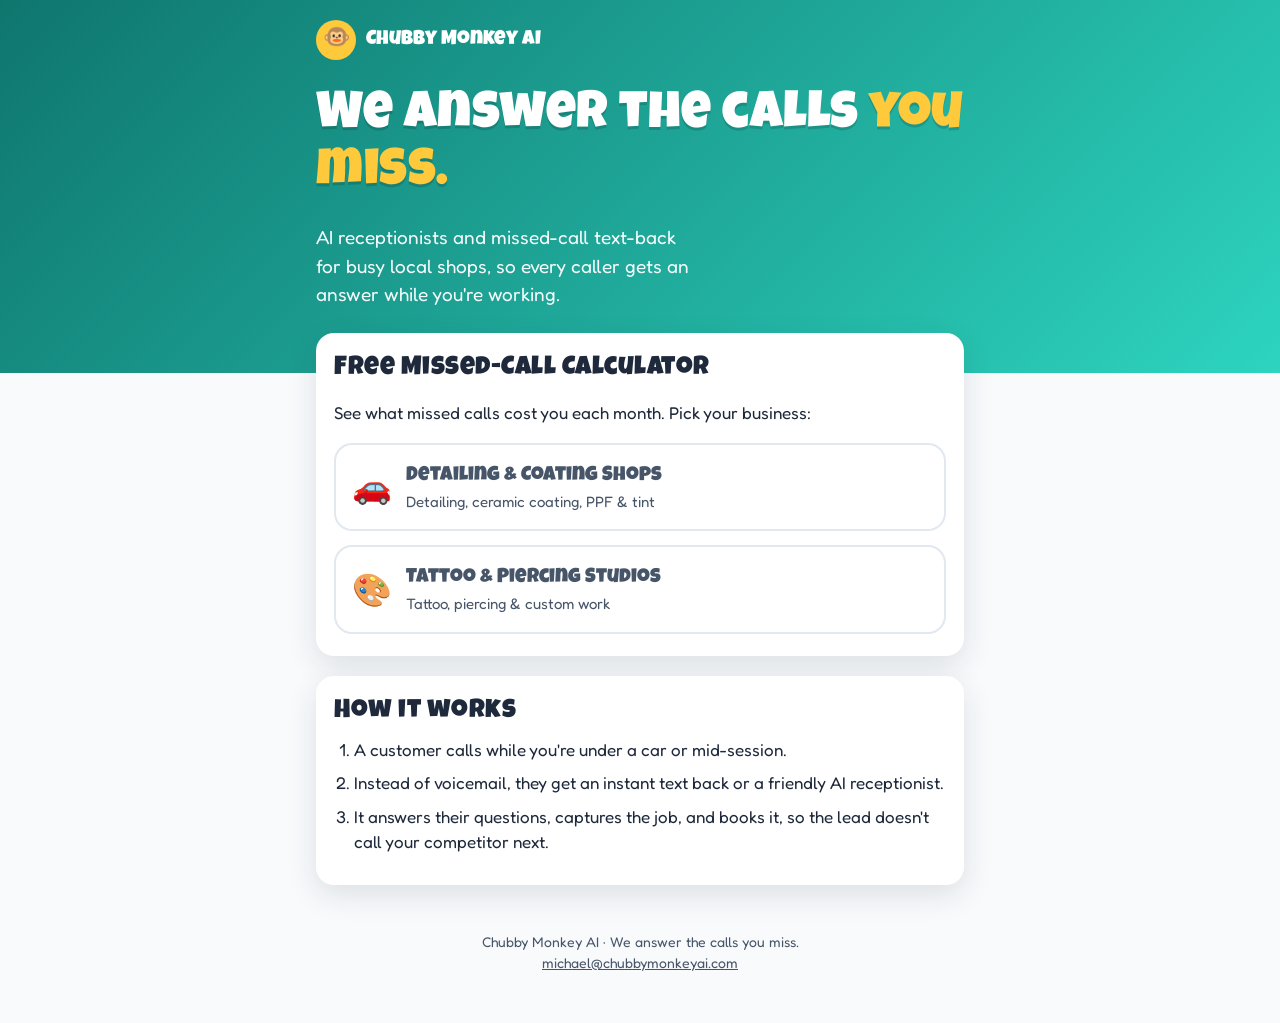
<file: index.html>
<!doctype html>
<html lang="en">
<head>
  <meta charset="utf-8">
  <meta name="viewport" content="width=device-width, initial-scale=1">
  <title>Chubby Monkey AI | We answer the calls you miss</title>
  <meta name="description" content="AI receptionists and missed-call text-back for local service businesses. Free Missed-Call Calculator.">
  <meta property="og:title" content="Chubby Monkey AI">
  <meta property="og:description" content="We answer the calls you miss. Free Missed-Call Calculator.">
  <meta name="theme-color" content="#0F766E">
  <link rel="icon" href="data:image/svg+xml,%3Csvg xmlns='http://www.w3.org/2000/svg' viewBox='0 0 100 100'%3E%3Ctext y='.9em' font-size='90'%3E%F0%9F%90%B5%3C/text%3E%3C/svg%3E">
  <link rel="preconnect" href="https://fonts.googleapis.com">
  <link rel="preconnect" href="https://fonts.gstatic.com" crossorigin>
  <link href="https://fonts.googleapis.com/css2?family=Fredoka:wght@400;600&family=Luckiest+Guy&display=swap" rel="stylesheet">
  <link rel="stylesheet" href="/assets/style.css">
</head>
<body>
  <header class="hero">
    <div class="wrap">
      <a class="brand" href="/"><span class="logo" aria-hidden="true">🐵</span> Chubby Monkey AI</a>
      <h1>We answer the calls <span class="hl">you miss.</span></h1>
      <p class="lead">AI receptionists and missed-call text-back for busy local shops, so every caller gets an answer while you're working.</p>
    </div>
  </header>

  <main class="wrap">
    <section class="card" aria-labelledby="calc-h">
      <h2 id="calc-h">Free Missed-Call Calculator</h2>
      <p>See what missed calls cost you each month. Pick your business:</p>
      <div class="niche-links">
        <a class="niche-link" href="/detailing/">
          <span class="ico" aria-hidden="true">🚗</span>
          <span><strong>Detailing &amp; Coating Shops</strong><span>Detailing, ceramic coating, PPF &amp; tint</span></span>
        </a>
        <a class="niche-link" href="/tattoo/">
          <span class="ico" aria-hidden="true">🎨</span>
          <span><strong>Tattoo &amp; Piercing Studios</strong><span>Tattoo, piercing &amp; custom work</span></span>
        </a>
      </div>
    </section>

    <section class="card" aria-labelledby="how-h">
      <h2 id="how-h">How it works</h2>
      <ol class="steps">
        <li>A customer calls while you're under a car or mid-session.</li>
        <li>Instead of voicemail, they get an instant text back or a friendly AI receptionist.</li>
        <li>It answers their questions, captures the job, and books it, so the lead doesn't call your competitor next.</li>
      </ol>
    </section>
  </main>

  <footer>
    <p>Chubby Monkey AI · We answer the calls you miss.<br><a href="mailto:michael@chubbymonkeyai.com">michael@chubbymonkeyai.com</a></p>
  </footer>
</body>
</html>
</file>
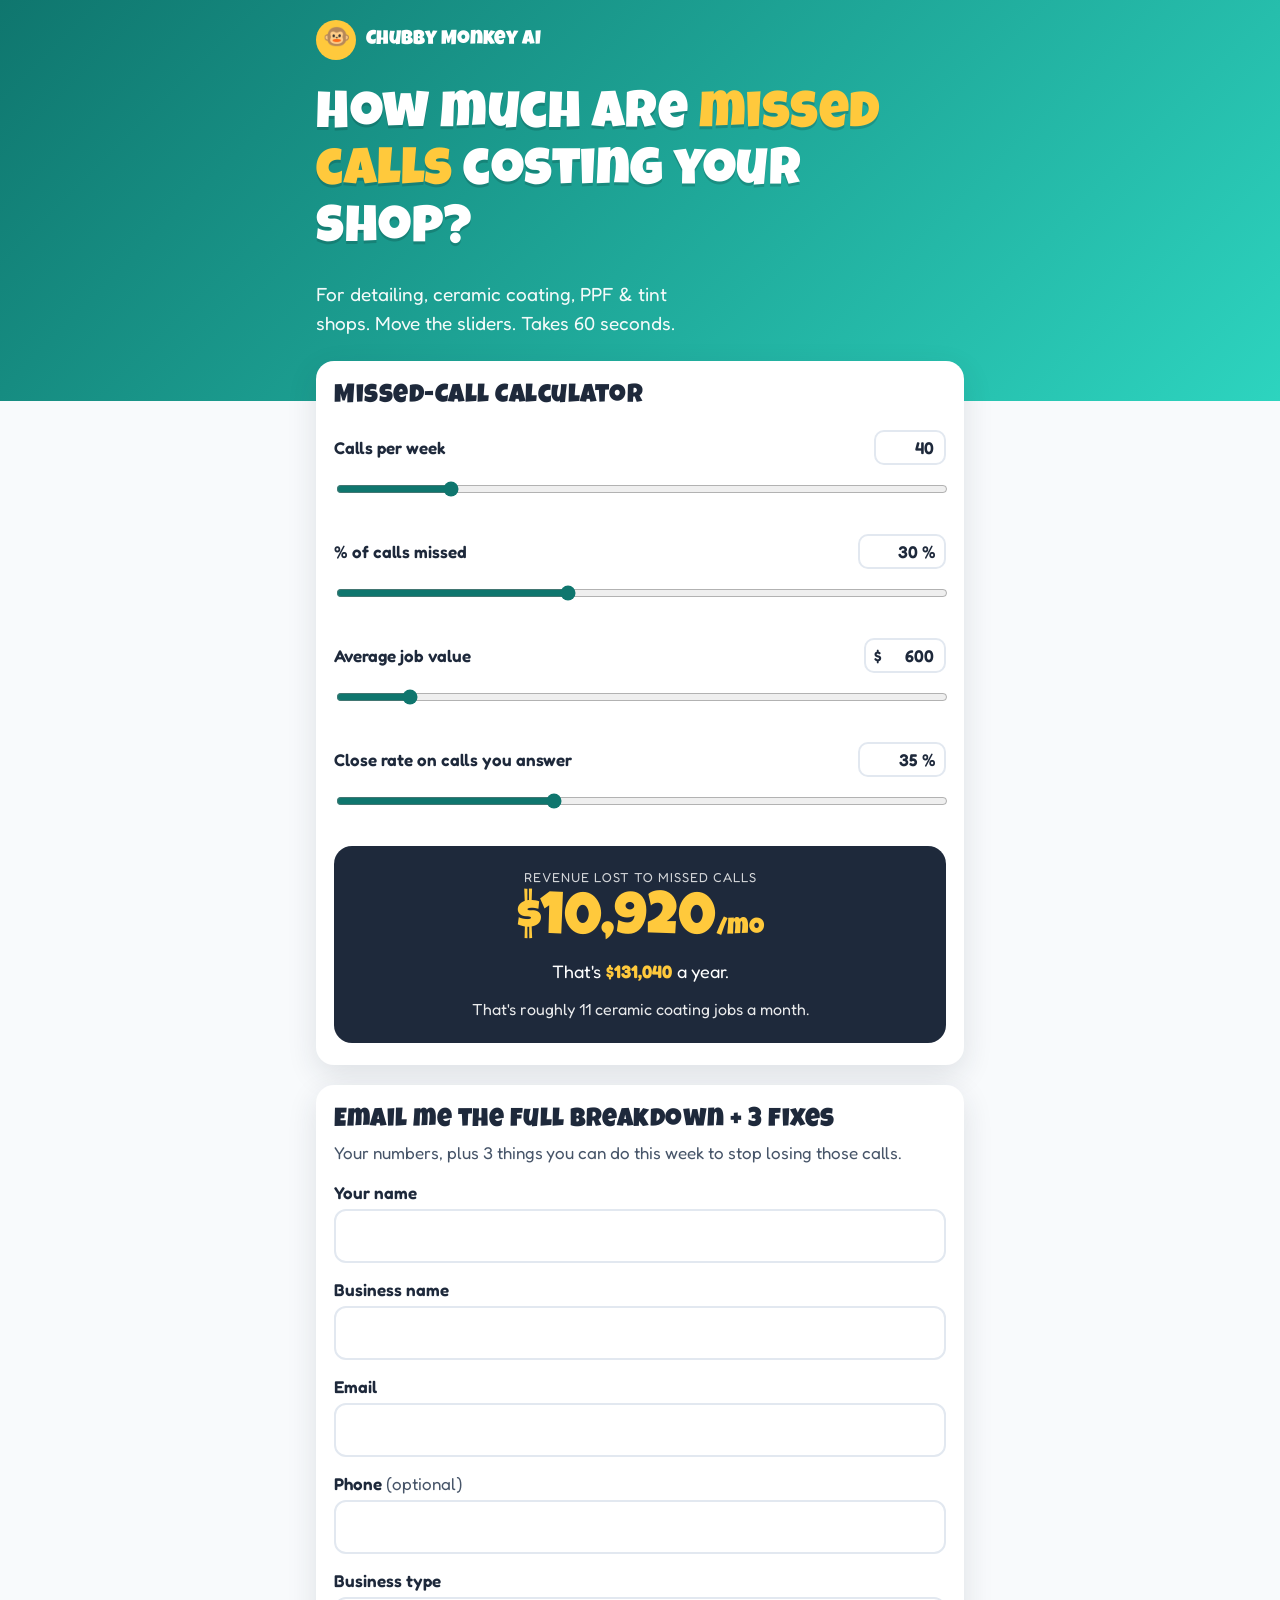
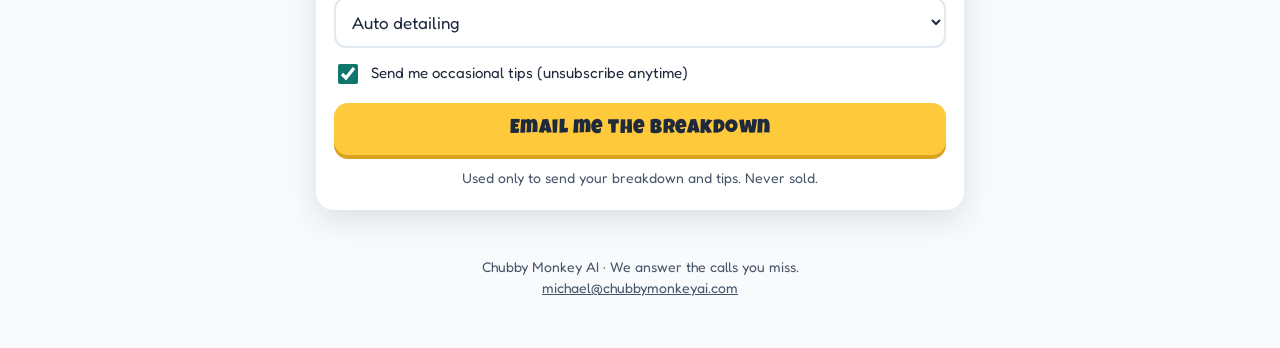
<file: detailing/index.html>
<!doctype html>
<html lang="en">
<head>
  <meta charset="utf-8">
  <meta name="viewport" content="width=device-width, initial-scale=1">
  <title>Missed-Call Calculator for Detailing Shops | Chubby Monkey AI</title>
  <meta name="description" content="See how much revenue missed calls cost your detailing, ceramic coating, PPF or tint shop. Takes 60 seconds.">
  <meta property="og:title" content="Missed-Call Calculator for Detailing Shops">
  <meta property="og:description" content="See how much revenue missed calls cost your shop. Takes 60 seconds.">
  <meta name="theme-color" content="#0F766E">
  <link rel="icon" href="data:image/svg+xml,%3Csvg xmlns='http://www.w3.org/2000/svg' viewBox='0 0 100 100'%3E%3Ctext y='.9em' font-size='90'%3E%F0%9F%90%B5%3C/text%3E%3C/svg%3E">
  <link rel="preconnect" href="https://fonts.googleapis.com">
  <link rel="preconnect" href="https://fonts.gstatic.com" crossorigin>
  <link href="https://fonts.googleapis.com/css2?family=Fredoka:wght@400;600&family=Luckiest+Guy&display=swap" rel="stylesheet">
  <link rel="stylesheet" href="/assets/style.css">
</head>
<body data-niche="auto">
  <header class="hero">
    <div class="wrap">
      <a class="brand" href="/"><span class="logo" aria-hidden="true">🐵</span> Chubby Monkey AI</a>
      <h1>How much are <span class="hl">missed calls</span> costing your shop?</h1>
      <p class="lead">For detailing, ceramic coating, PPF &amp; tint shops. Move the sliders. Takes 60 seconds.</p>
    </div>
  </header>

  <main class="wrap">
    <section class="card" aria-labelledby="calc-h">
      <h2 id="calc-h">Missed-Call Calculator</h2>
      <p id="calc-error" class="error"></p>

      <div class="field">
        <div class="field-top">
          <label for="r-callsPerWeek">Calls per week</label>
          <span class="num"><input id="n-callsPerWeek" type="number" inputmode="numeric" min="0" aria-label="Calls per week"></span>
        </div>
        <input id="r-callsPerWeek" type="range" min="5" max="200" step="1">
      </div>

      <div class="field">
        <div class="field-top">
          <label for="r-missedPct">% of calls missed</label>
          <span class="num"><input id="n-missedPct" type="number" inputmode="numeric" min="0" max="100" aria-label="Percent of calls missed">%</span>
        </div>
        <input id="r-missedPct" type="range" min="0" max="80" step="1">
      </div>

      <div class="field">
        <div class="field-top">
          <label for="r-avgTicket">Average job value</label>
          <span class="num">$<input id="n-avgTicket" type="number" inputmode="numeric" min="0" aria-label="Average job value in dollars"></span>
        </div>
        <input id="r-avgTicket" type="range" min="50" max="5000" step="10">
      </div>

      <div class="field">
        <div class="field-top">
          <label for="r-closeRate">Close rate on calls you answer</label>
          <span class="num"><input id="n-closeRate" type="number" inputmode="numeric" min="0" max="100" aria-label="Close rate percent">%</span>
        </div>
        <input id="r-closeRate" type="range" min="5" max="90" step="1">
      </div>

      <div class="result" aria-live="polite">
        <div class="label">Revenue lost to missed calls</div>
        <div class="big"><span id="out-month">$0</span><small style="font-size:.4em">/mo</small></div>
        <div class="year">That's <strong id="out-year">$0</strong> a year.</div>
        <p class="compare" id="out-compare"></p>
      </div>
    </section>

    <section class="card gate" id="gate" aria-labelledby="gate-h">
      <h2 id="gate-h">Email me the full breakdown + 3 fixes</h2>
      <p class="sub">Your numbers, plus 3 things you can do this week to stop losing those calls.</p>
      <form id="gate-form" novalidate>
        <div class="form-row">
          <label for="f-name">Your name</label>
          <input id="f-name" name="name" type="text" autocomplete="name" required maxlength="100">
        </div>
        <div class="form-row">
          <label for="f-business">Business name</label>
          <input id="f-business" name="business" type="text" autocomplete="organization" required maxlength="150">
        </div>
        <div class="form-row">
          <label for="f-email">Email</label>
          <input id="f-email" name="email" type="email" autocomplete="email" required maxlength="200">
        </div>
        <div class="form-row">
          <label for="f-phone">Phone <span class="opt">(optional)</span></label>
          <input id="f-phone" name="phone" type="tel" autocomplete="tel" maxlength="40">
        </div>
        <div class="form-row">
          <label for="f-business-type">Business type</label>
          <select id="f-business-type" name="business_type" required></select>
        </div>
        <label class="check">
          <input type="checkbox" name="tips_opt_in" value="yes" checked>
          <span>Send me occasional tips (unsubscribe anytime)</span>
        </label>
        <div class="hp" aria-hidden="true">
          <label>Leave this empty <input type="text" name="botcheck" tabindex="-1" autocomplete="off"></label>
        </div>
        <button class="btn" id="submit-btn" type="submit">Email me the breakdown</button>
        <p id="form-error" class="error" role="alert"></p>
        <p class="privacy">Used only to send your breakdown and tips. Never sold.</p>
      </form>
    </section>

    <section class="card thanks" id="thanks" hidden aria-live="polite">
      <div class="emoji" aria-hidden="true">📩</div>
      <h2>On its way<span id="thanks-name"></span>!</h2>
      <p>Check your inbox — if it's not there, look in Promotions and drag it to Primary.</p>
      <p><strong>Want me to look at your actual call setup?</strong><br>Free 20-min Missed-Call Audit.</p>
      <a class="btn teal" id="book-link" href="#" target="_blank" rel="noopener">Book my free audit</a>
    </section>
  </main>

  <footer>
    <p>Chubby Monkey AI · We answer the calls you miss.<br><a href="mailto:michael@chubbymonkeyai.com">michael@chubbymonkeyai.com</a></p>
  </footer>

  <noscript><p class="wrap error">This calculator needs JavaScript turned on.</p></noscript>
  <script src="/assets/config.js"></script>
  <script src="/assets/calc.js"></script>
</body>
</html>
</file>
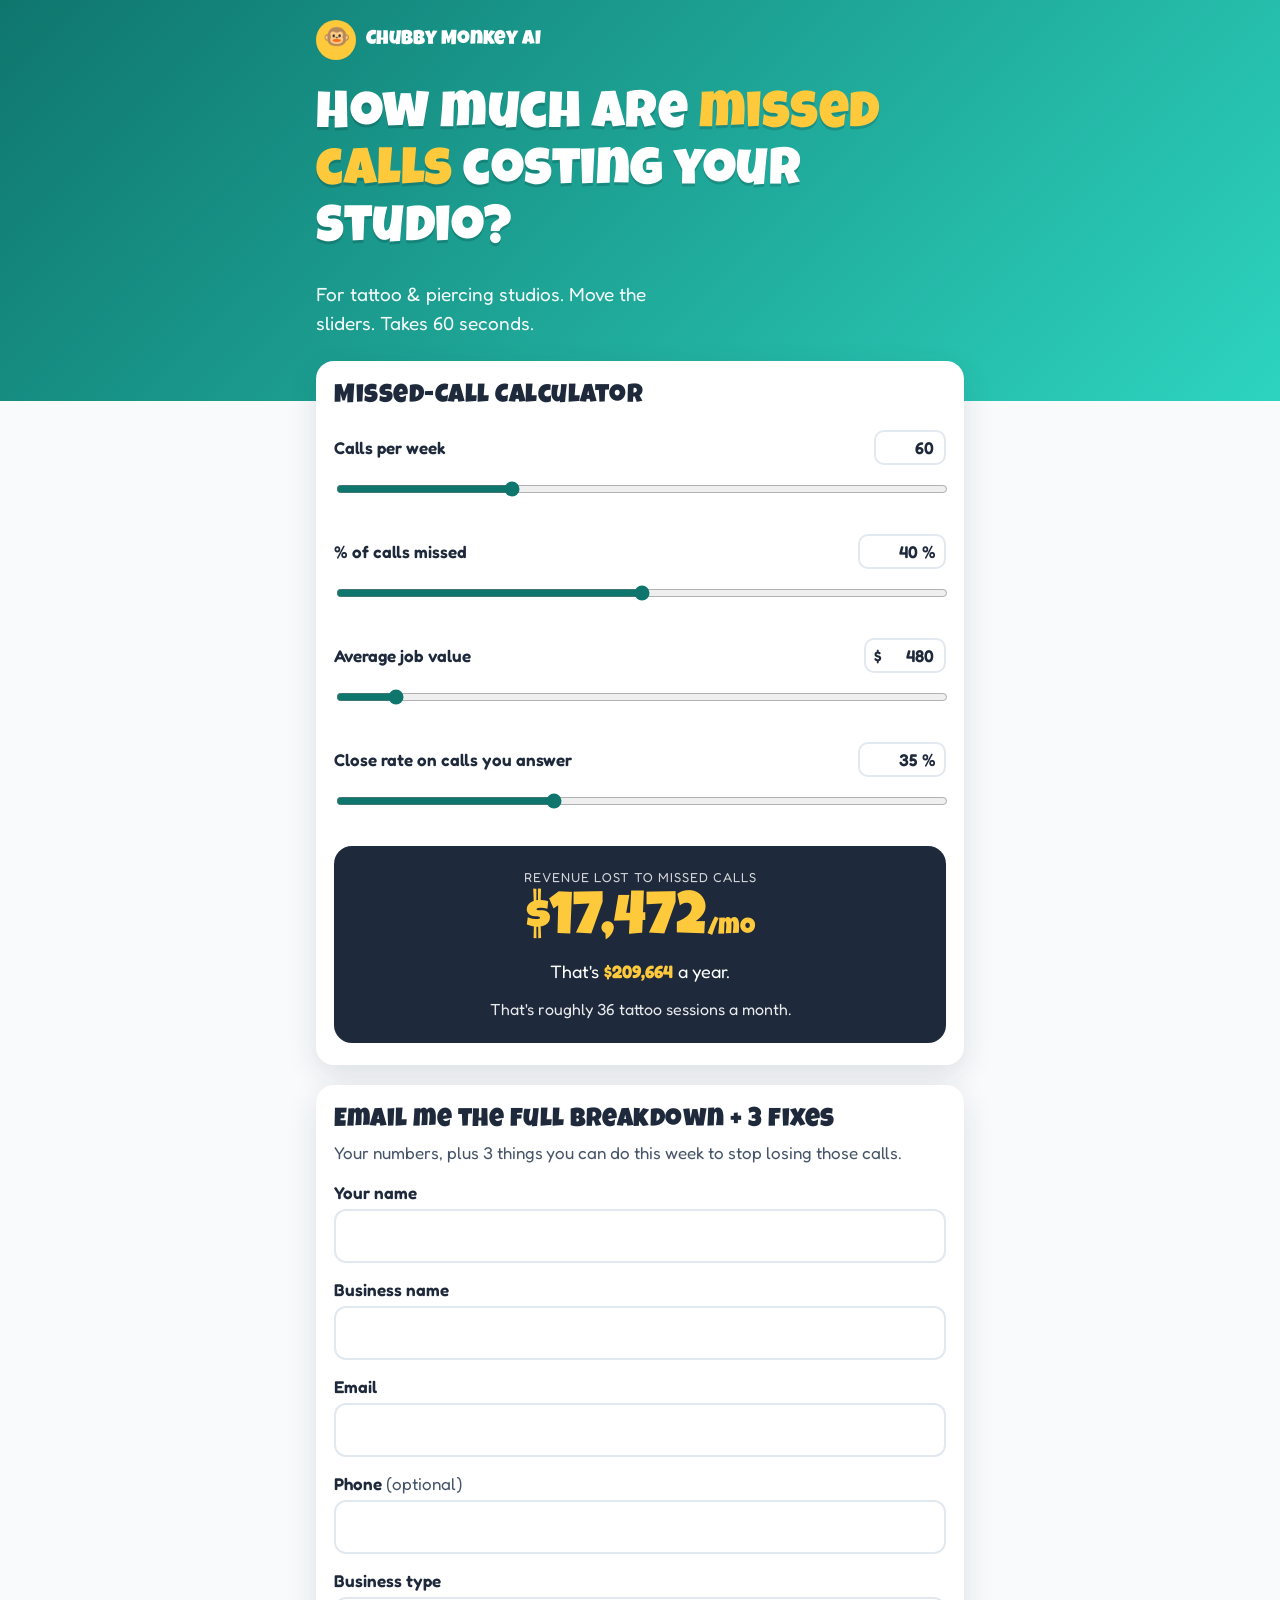
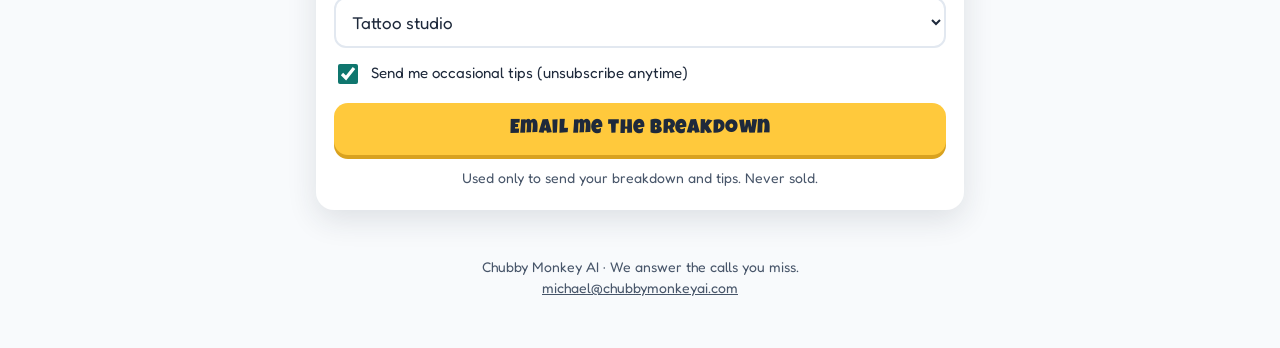
<file: tattoo/index.html>
<!doctype html>
<html lang="en">
<head>
  <meta charset="utf-8">
  <meta name="viewport" content="width=device-width, initial-scale=1">
  <title>Missed-Call Calculator for Tattoo Studios | Chubby Monkey AI</title>
  <meta name="description" content="See how much revenue missed calls cost your tattoo or piercing studio. Takes 60 seconds.">
  <meta property="og:title" content="Missed-Call Calculator for Tattoo Studios">
  <meta property="og:description" content="See how much revenue missed calls cost your studio. Takes 60 seconds.">
  <meta name="theme-color" content="#0F766E">
  <link rel="icon" href="data:image/svg+xml,%3Csvg xmlns='http://www.w3.org/2000/svg' viewBox='0 0 100 100'%3E%3Ctext y='.9em' font-size='90'%3E%F0%9F%90%B5%3C/text%3E%3C/svg%3E">
  <link rel="preconnect" href="https://fonts.googleapis.com">
  <link rel="preconnect" href="https://fonts.gstatic.com" crossorigin>
  <link href="https://fonts.googleapis.com/css2?family=Fredoka:wght@400;600&family=Luckiest+Guy&display=swap" rel="stylesheet">
  <link rel="stylesheet" href="/assets/style.css">
</head>
<body data-niche="tattoo">
  <header class="hero">
    <div class="wrap">
      <a class="brand" href="/"><span class="logo" aria-hidden="true">🐵</span> Chubby Monkey AI</a>
      <h1>How much are <span class="hl">missed calls</span> costing your studio?</h1>
      <p class="lead">For tattoo &amp; piercing studios. Move the sliders. Takes 60 seconds.</p>
    </div>
  </header>

  <main class="wrap">
    <section class="card" aria-labelledby="calc-h">
      <h2 id="calc-h">Missed-Call Calculator</h2>
      <p id="calc-error" class="error"></p>

      <div class="field">
        <div class="field-top">
          <label for="r-callsPerWeek">Calls per week</label>
          <span class="num"><input id="n-callsPerWeek" type="number" inputmode="numeric" min="0" aria-label="Calls per week"></span>
        </div>
        <input id="r-callsPerWeek" type="range" min="5" max="200" step="1">
      </div>

      <div class="field">
        <div class="field-top">
          <label for="r-missedPct">% of calls missed</label>
          <span class="num"><input id="n-missedPct" type="number" inputmode="numeric" min="0" max="100" aria-label="Percent of calls missed">%</span>
        </div>
        <input id="r-missedPct" type="range" min="0" max="80" step="1">
      </div>

      <div class="field">
        <div class="field-top">
          <label for="r-avgTicket">Average job value</label>
          <span class="num">$<input id="n-avgTicket" type="number" inputmode="numeric" min="0" aria-label="Average job value in dollars"></span>
        </div>
        <input id="r-avgTicket" type="range" min="50" max="5000" step="10">
      </div>

      <div class="field">
        <div class="field-top">
          <label for="r-closeRate">Close rate on calls you answer</label>
          <span class="num"><input id="n-closeRate" type="number" inputmode="numeric" min="0" max="100" aria-label="Close rate percent">%</span>
        </div>
        <input id="r-closeRate" type="range" min="5" max="90" step="1">
      </div>

      <div class="result" aria-live="polite">
        <div class="label">Revenue lost to missed calls</div>
        <div class="big"><span id="out-month">$0</span><small style="font-size:.4em">/mo</small></div>
        <div class="year">That's <strong id="out-year">$0</strong> a year.</div>
        <p class="compare" id="out-compare"></p>
      </div>
    </section>

    <section class="card gate" id="gate" aria-labelledby="gate-h">
      <h2 id="gate-h">Email me the full breakdown + 3 fixes</h2>
      <p class="sub">Your numbers, plus 3 things you can do this week to stop losing those calls.</p>
      <form id="gate-form" novalidate>
        <div class="form-row">
          <label for="f-name">Your name</label>
          <input id="f-name" name="name" type="text" autocomplete="name" required maxlength="100">
        </div>
        <div class="form-row">
          <label for="f-business">Business name</label>
          <input id="f-business" name="business" type="text" autocomplete="organization" required maxlength="150">
        </div>
        <div class="form-row">
          <label for="f-email">Email</label>
          <input id="f-email" name="email" type="email" autocomplete="email" required maxlength="200">
        </div>
        <div class="form-row">
          <label for="f-phone">Phone <span class="opt">(optional)</span></label>
          <input id="f-phone" name="phone" type="tel" autocomplete="tel" maxlength="40">
        </div>
        <div class="form-row">
          <label for="f-business-type">Business type</label>
          <select id="f-business-type" name="business_type" required></select>
        </div>
        <label class="check">
          <input type="checkbox" name="tips_opt_in" value="yes" checked>
          <span>Send me occasional tips (unsubscribe anytime)</span>
        </label>
        <div class="hp" aria-hidden="true">
          <label>Leave this empty <input type="text" name="botcheck" tabindex="-1" autocomplete="off"></label>
        </div>
        <button class="btn" id="submit-btn" type="submit">Email me the breakdown</button>
        <p id="form-error" class="error" role="alert"></p>
        <p class="privacy">Used only to send your breakdown and tips. Never sold.</p>
      </form>
    </section>

    <section class="card thanks" id="thanks" hidden aria-live="polite">
      <div class="emoji" aria-hidden="true">📩</div>
      <h2>On its way<span id="thanks-name"></span>!</h2>
      <p>Check your inbox — if it's not there, look in Promotions and drag it to Primary.</p>
      <p><strong>Want me to look at your actual call setup?</strong><br>Free 20-min Missed-Call Audit.</p>
      <a class="btn teal" id="book-link" href="#" target="_blank" rel="noopener">Book my free audit</a>
    </section>
  </main>

  <footer>
    <p>Chubby Monkey AI · We answer the calls you miss.<br><a href="mailto:michael@chubbymonkeyai.com">michael@chubbymonkeyai.com</a></p>
  </footer>

  <noscript><p class="wrap error">This calculator needs JavaScript turned on.</p></noscript>
  <script src="/assets/config.js"></script>
  <script src="/assets/calc.js"></script>
</body>
</html>
</file>
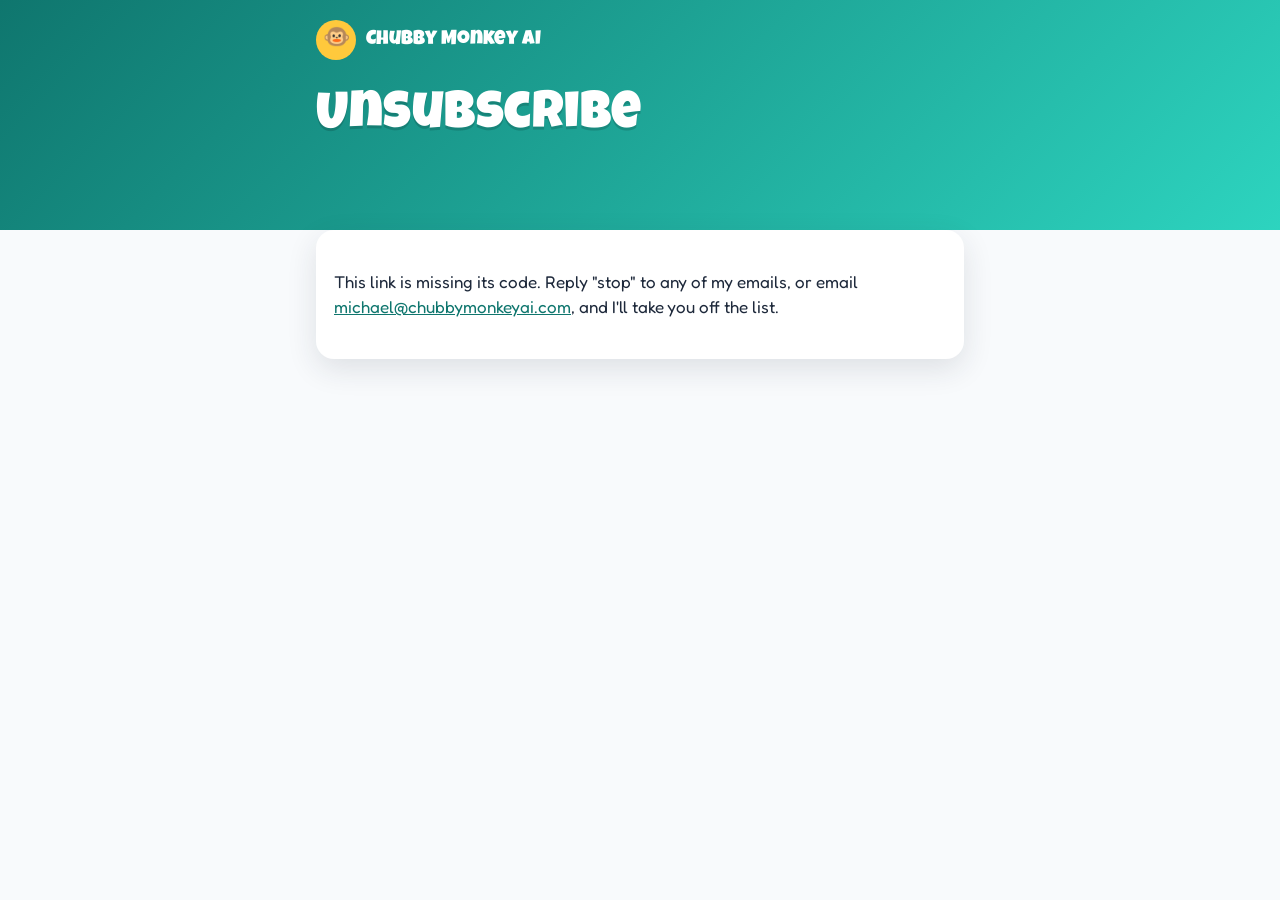
<file: unsubscribe/index.html>
<!doctype html>
<html lang="en">
<head>
  <meta charset="utf-8">
  <meta name="viewport" content="width=device-width, initial-scale=1">
  <title>Unsubscribe | Chubby Monkey AI</title>
  <meta name="robots" content="noindex">
  <meta name="theme-color" content="#0F766E">
  <link rel="icon" href="data:image/svg+xml,%3Csvg xmlns='http://www.w3.org/2000/svg' viewBox='0 0 100 100'%3E%3Ctext y='.9em' font-size='90'%3E%F0%9F%90%B5%3C/text%3E%3C/svg%3E">
  <link rel="preconnect" href="https://fonts.googleapis.com">
  <link rel="preconnect" href="https://fonts.gstatic.com" crossorigin>
  <link href="https://fonts.googleapis.com/css2?family=Fredoka:wght@400;600&family=Luckiest+Guy&display=swap" rel="stylesheet">
  <link rel="stylesheet" href="/assets/style.css">
</head>
<body>
  <header class="hero">
    <div class="wrap">
      <a class="brand" href="/"><span class="logo" aria-hidden="true">🐵</span> Chubby Monkey AI</a>
      <h1>Unsubscribe</h1>
    </div>
  </header>
  <main class="wrap">
    <section class="card" id="ask">
      <p>Click below and you won't get any more emails from Chubby Monkey AI.</p>
      <button class="btn" id="unsub-btn" type="button">Unsubscribe me</button>
      <p id="unsub-error" class="error" role="alert"></p>
    </section>
    <section class="card" id="no-token" hidden>
      <p>This link is missing its code. Reply "stop" to any of my emails, or email <a href="mailto:michael@chubbymonkeyai.com?subject=unsubscribe">michael@chubbymonkeyai.com</a>, and I'll take you off the list.</p>
    </section>
    <section class="card thanks" id="done" hidden aria-live="polite">
      <div class="emoji" aria-hidden="true">👋</div>
      <h2>You're unsubscribed.</h2>
      <p>You won't get any more emails from me. It can take up to 15 minutes to go through.</p>
    </section>
  </main>
  <script src="/assets/config.js"></script>
  <script>
    (function () {
      var CFG = window.CM_CONFIG || {};
      var token = new URLSearchParams(location.search).get('t') || '';
      var $ = function (id) { return document.getElementById(id); };
      if (!/^[a-f0-9]{16,64}$/i.test(token)) {
        $('ask').hidden = true;
        $('no-token').hidden = false;
        return;
      }
      $('unsub-btn').addEventListener('click', async function () {
        var btn = $('unsub-btn');
        var err = $('unsub-error');
        err.textContent = '';
        btn.disabled = true;
        btn.textContent = 'Unsubscribing…';
        try {
          var res = await fetch(CFG.formEndpoint, {
            method: 'POST',
            headers: { 'Content-Type': 'application/json', Accept: 'application/json' },
            body: JSON.stringify({
              access_key: CFG.formAccessKey,
              subject: 'Unsubscribe request',
              from_name: 'Unsubscribe page',
              botcheck: '',
              kind: 'unsubscribe',
              lead_token: token,
            }),
          });
          var body = await res.json().catch(function () { return {}; });
          if (!res.ok || body.success !== true) throw new Error(body.message || 'Request failed');
          $('ask').hidden = true;
          $('done').hidden = false;
        } catch (e) {
          btn.disabled = false;
          btn.textContent = 'Unsubscribe me';
          err.textContent = 'That didn\'t go through. Try again, or reply "stop" to any of my emails.';
        }
      });
    })();
  </script>
</body>
</html>
</file>
<file: assets/style.css>
/* Chubby Monkey AI — shared site styles. Mobile-first. */
:root {
  --teal-900: #0F766E;
  --teal-300: #2DD4BF;
  --banana: #FFC93C;
  --navy: #1E293B;
  --ink: #1E293B;
  --muted: #475569;
  --line: #E2E8F0;
  --paper: #FFFFFF;
  --bg: #F8FAFC;
  --danger: #B91C1C;
  --radius: 18px;
  --shadow: 0 10px 30px rgba(30, 41, 59, .12);
  --head: 'Luckiest Guy', 'Arial Black', sans-serif;
  --body: 'Fredoka', system-ui, -apple-system, 'Segoe UI', sans-serif;
}

*, *::before, *::after { box-sizing: border-box; }
html { -webkit-text-size-adjust: 100%; }
body {
  margin: 0;
  font-family: var(--body);
  font-size: 17px;
  line-height: 1.5;
  color: var(--ink);
  background: var(--bg);
}
img { max-width: 100%; display: block; }
a { color: var(--teal-900); }
h1, h2, h3 { font-family: var(--head); font-weight: 400; letter-spacing: .5px; line-height: 1.1; margin: 0 0 .4em; }

.wrap { width: 100%; max-width: 680px; margin: 0 auto; padding: 0 16px; }

/* ---------- header / hero ---------- */
.hero {
  background: linear-gradient(135deg, var(--teal-900) 0%, var(--teal-300) 100%);
  color: #fff;
  padding: 20px 0 64px;
}
.brand { display: flex; align-items: center; gap: 10px; color: #fff; text-decoration: none; font-family: var(--head); font-size: 20px; }
.brand .logo { width: 40px; height: 40px; border-radius: 50%; background: var(--banana); display: grid; place-items: center; font-size: 22px; }
.hero h1 { font-size: clamp(32px, 9vw, 52px); margin-top: 28px; text-shadow: 0 3px 0 rgba(0,0,0,.15); }
.hero h1 .hl { color: var(--banana); }
.hero p.lead { font-size: 19px; margin: 0; opacity: .95; max-width: 34ch; }

/* ---------- cards ---------- */
.card {
  background: var(--paper);
  border-radius: var(--radius);
  box-shadow: var(--shadow);
  padding: 22px 18px;
  margin: -40px 0 20px;
  position: relative;
}
.card + .card { margin-top: 0; }
.card h2 { font-size: 26px; color: var(--navy); }

/* ---------- inputs ---------- */
.field { margin: 18px 0 22px; }
.field-top { display: flex; justify-content: space-between; align-items: baseline; gap: 12px; margin-bottom: 6px; }
.field-top label { font-weight: 600; }
.num {
  display: inline-flex; align-items: center; gap: 2px;
  border: 2px solid var(--line); border-radius: 10px; padding: 2px 8px; background: #fff;
  font-weight: 600;
}
.num input {
  width: 5.2ch; border: 0; font: inherit; text-align: right; color: var(--navy); background: transparent;
  -moz-appearance: textfield; appearance: textfield;
}
.num input::-webkit-outer-spin-button, .num input::-webkit-inner-spin-button { -webkit-appearance: none; margin: 0; }
.num input:focus { outline: none; }
.num:focus-within { border-color: var(--teal-300); }

input[type=range] { width: 100%; height: 32px; accent-color: var(--teal-900); background: transparent; }

/* ---------- result ---------- */
.result {
  background: var(--navy); color: #fff; border-radius: var(--radius);
  padding: 22px 18px; text-align: center; margin-top: 8px;
}
.result .label { text-transform: uppercase; letter-spacing: 1px; font-size: 13px; opacity: .8; }
.result .big { font-family: var(--head); font-size: clamp(40px, 13vw, 60px); color: var(--banana); line-height: 1.05; margin: 4px 0; }
.result .year { font-size: 18px; }
.result .year strong { color: var(--banana); }
.result .compare { margin: 12px 0 0; font-size: 16px; opacity: .9; }

/* ---------- gate form ---------- */
.gate h2 { margin-bottom: 4px; }
.gate .sub { color: var(--muted); margin: 0 0 14px; }
.form-row { margin-bottom: 14px; }
.form-row label { display: block; font-weight: 600; margin-bottom: 4px; }
.form-row .opt { font-weight: 400; color: var(--muted); }
.form-row input[type=text], .form-row input[type=email], .form-row input[type=tel], .form-row select {
  width: 100%; font: inherit; padding: 12px; border: 2px solid var(--line); border-radius: 12px; background: #fff; color: var(--ink);
}
.form-row input:focus, .form-row select:focus { outline: none; border-color: var(--teal-300); }
.check { display: flex; gap: 10px; align-items: flex-start; font-size: 15px; margin: 6px 0 16px; }
.check input { width: 20px; height: 20px; margin-top: 2px; accent-color: var(--teal-900); flex: none; }
.hp { position: absolute; left: -9999px; width: 1px; height: 1px; overflow: hidden; }

.btn {
  display: inline-block; width: 100%; text-align: center; text-decoration: none; cursor: pointer;
  font-family: var(--head); font-size: 20px; letter-spacing: .5px;
  background: var(--banana); color: var(--navy); border: 0; border-radius: 14px; padding: 16px 18px;
  box-shadow: 0 4px 0 #D9A21F;
  transition: transform .05s ease, box-shadow .05s ease;
}
.btn:active { transform: translateY(3px); box-shadow: 0 1px 0 #D9A21F; }
.btn[disabled] { opacity: .6; cursor: wait; }
.btn.teal { background: var(--teal-900); color: #fff; box-shadow: 0 4px 0 #0B5953; }

.privacy { font-size: 14px; color: var(--muted); margin: 12px 0 0; text-align: center; }
.error { color: var(--danger); font-weight: 600; margin: 10px 0 0; }
.error:empty { display: none; }

/* ---------- thank-you ---------- */
.thanks { text-align: center; }
.thanks .emoji { font-size: 48px; }
.thanks p { margin: 0 0 16px; }

/* ---------- landing ---------- */
.niche-links { display: grid; gap: 14px; margin-top: 8px; }
.niche-link {
  display: flex; align-items: center; gap: 14px; text-decoration: none; color: var(--navy);
  border: 2px solid var(--line); border-radius: var(--radius); padding: 16px; background: #fff;
}
.niche-link:hover, .niche-link:focus { border-color: var(--teal-300); }
.niche-link .ico { font-size: 32px; flex: none; }
.niche-link strong { font-family: var(--head); font-weight: 400; font-size: 20px; display: block; }
.niche-link span { color: var(--muted); font-size: 15px; }
.steps { padding-left: 1.2em; margin: 0; }
.steps li { margin-bottom: 8px; }

footer { text-align: center; color: var(--muted); font-size: 14px; padding: 12px 16px 36px; }
footer a { color: var(--muted); }

[hidden] { display: none !important; }
</file>
